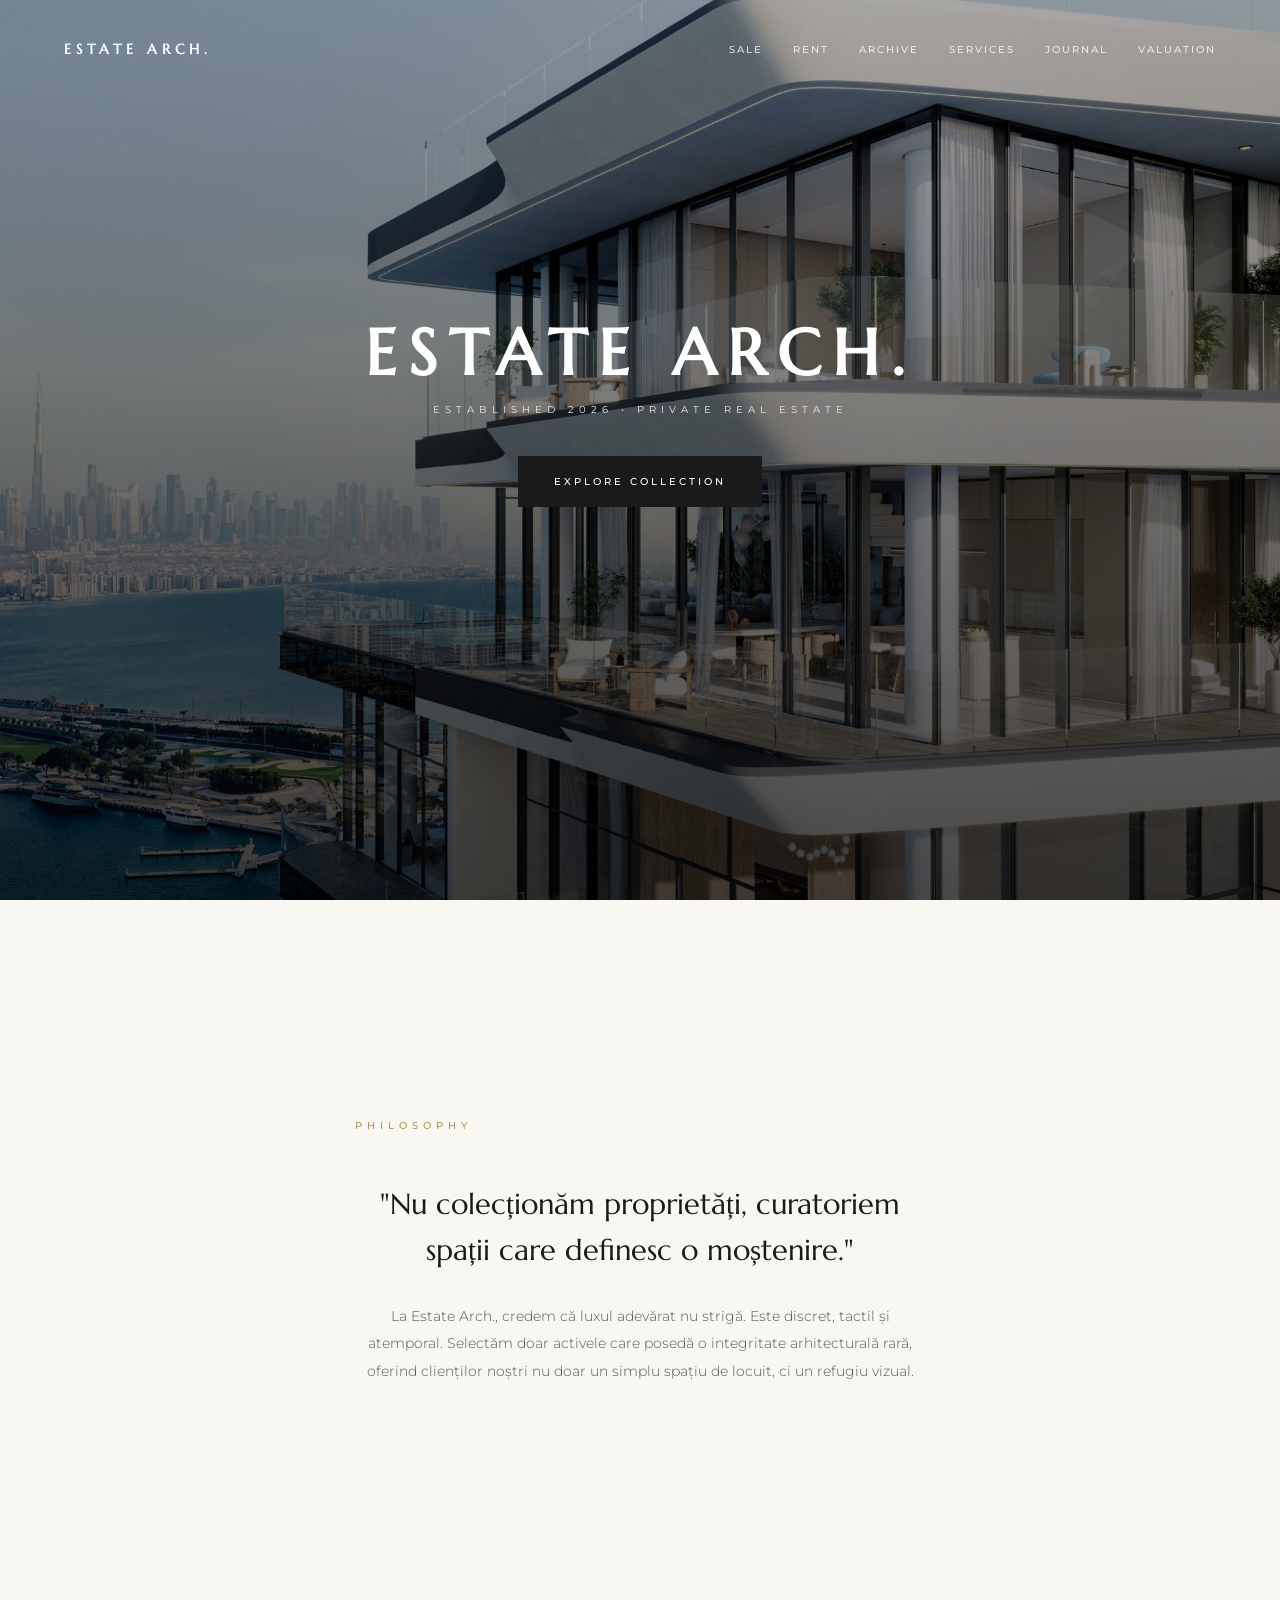
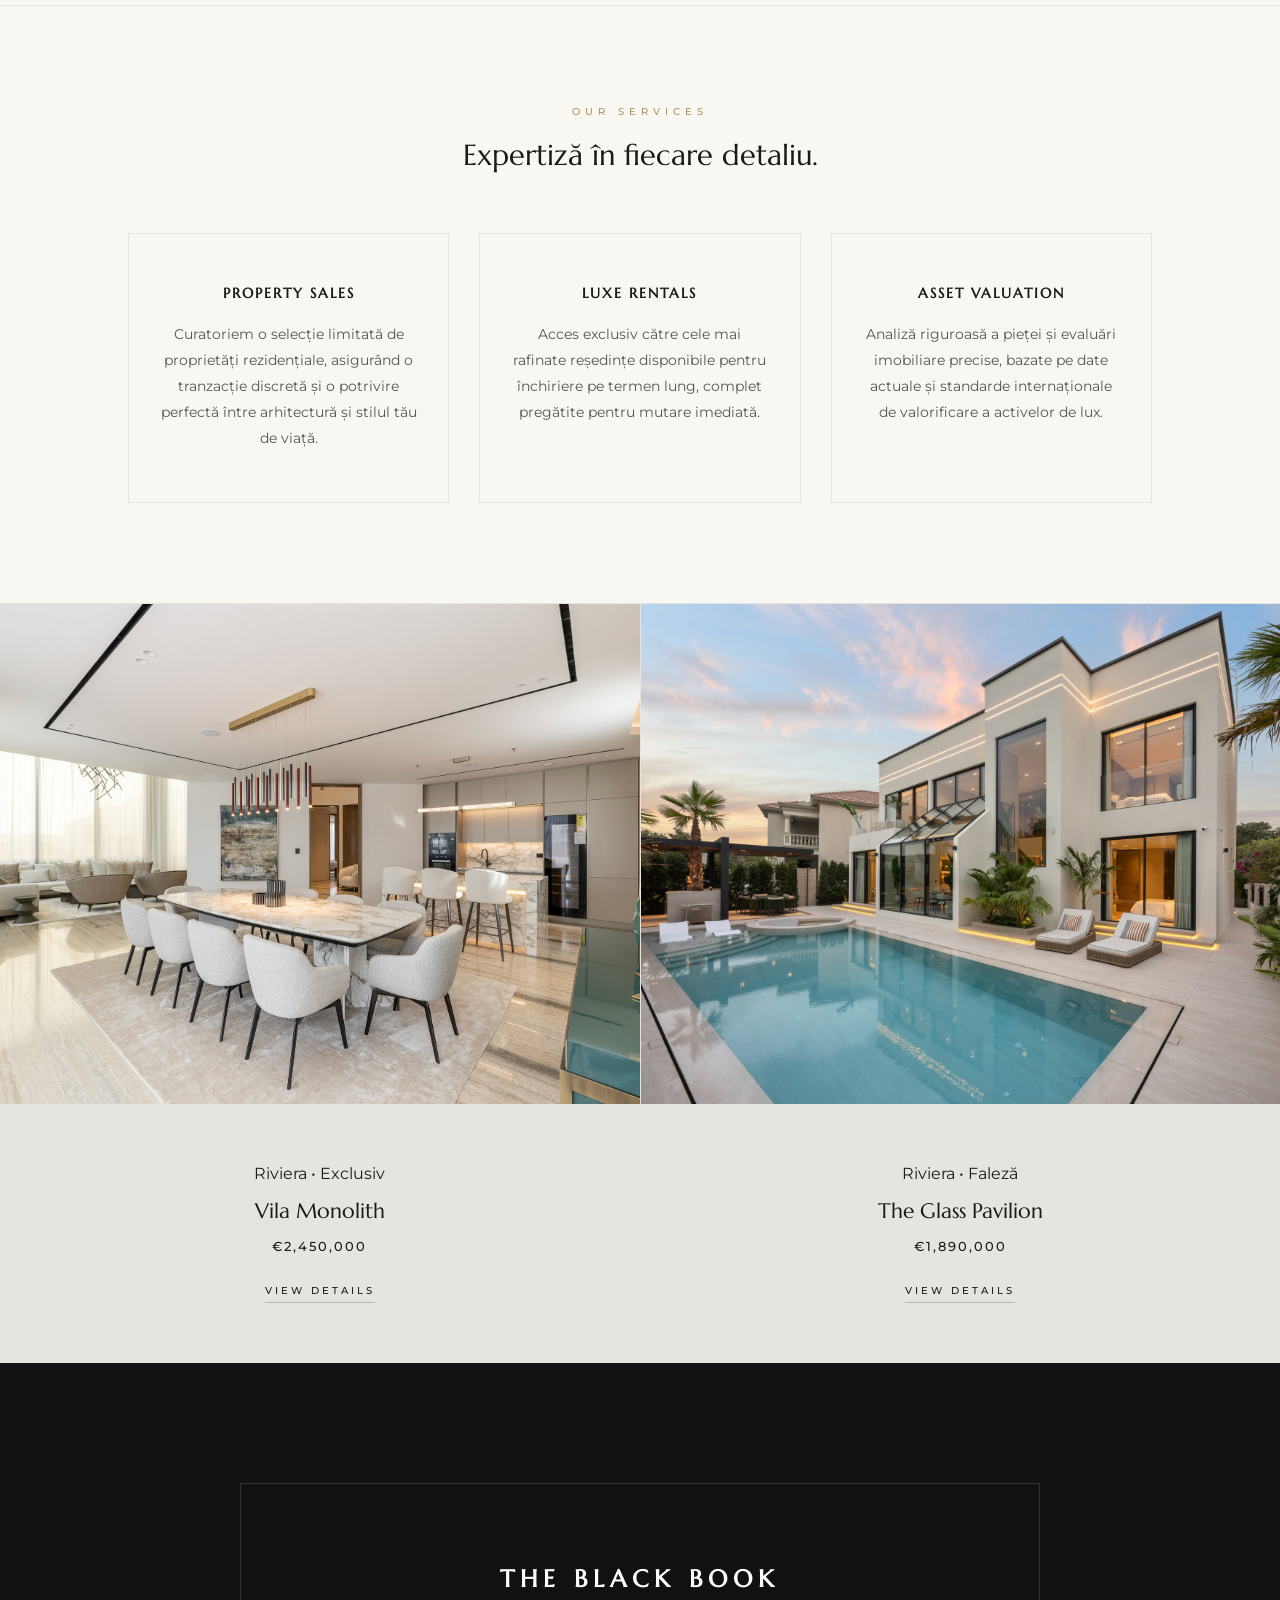
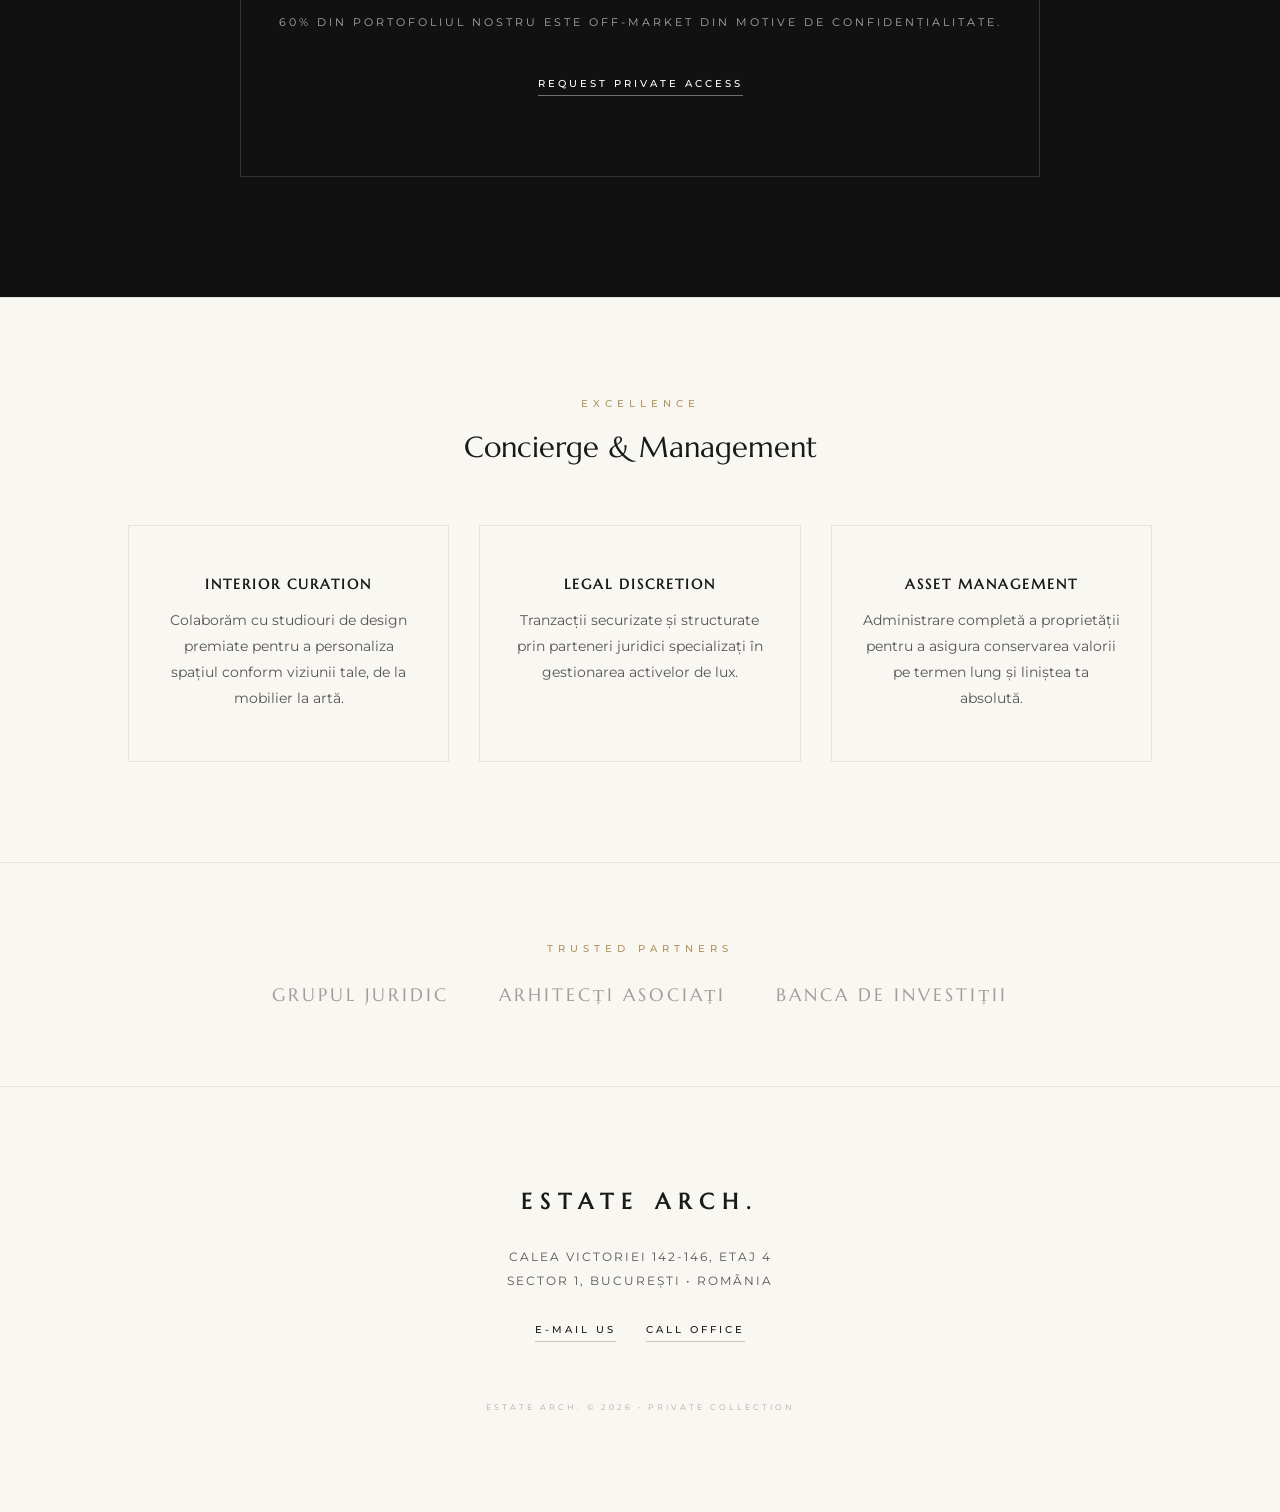
<file: index.html>
<!DOCTYPE html>
<html lang="ro">
<head>
  <meta charset="UTF-8">
  <meta name="viewport" content="width=device-width, initial-scale=1.0">
  <title>ESTATE ARCH. | Established 2026</title>
  <link href="https://fonts.googleapis.com/css2?family=Marcellus&family=Montserrat:wght@200;300;400;500&display=swap" rel="stylesheet">
  <link rel="stylesheet" href="style.css">
</head>
<body>

  <nav class="navbar hero-nav">
    <a href="index.html" class="nav-logo">ESTATE ARCH.</a>
    <div class="nav-links">
      <a href="sale.html">Sale</a>
      <a href="rent.html">Rent</a>
      <a href="archive.html">Archive</a>
      <a href="services.html">Services</a>
      <a href="journal.html">Journal</a>
      <a href="valuation.html">Valuation</a>
    </div>
  </nav>

  <header class="hero" style="display: flex; flex-direction: column; justify-content: center; align-items: center; text-align: center; height: 100vh; position: relative; padding: 0 5%; box-sizing: border-box;">
    <div class="hero-overlay"></div>
    
    <div class="hero-content" style="position: relative; z-index: 2; width: 100%; transform: translateY(-40px);">
        <h1 class="hero-brand" style="margin-bottom: 10px;">ESTATE ARCH.</h1>
        <p class="hero-slogan" style="margin-bottom: 0;">Established 2026 • Private Real Estate</p>
        <a href="sale.html" class="btn-solid" style="margin-top: 40px; display: inline-block;">Explore Collection</a>
    </div>
  </header>

  <section class="philosophy-section" style="display: flex; justify-content: center; align-items: center; text-align: center; padding: 120px 5%;">
    <div class="philosophy-content" style="max-width: 800px; margin: 0 auto;">
        <span class="section-subtitle" style="display: block; margin-bottom: 20px;">Philosophy</span>
        <h2 class="philosophy-title" style="margin-bottom: 30px;">
            "Nu colecționăm proprietăți, curatoriem spații care definesc o moștenire."
        </h2>
        <p class="philosophy-text">
            La Estate Arch., credem că luxul adevărat nu strigă. Este discret, tactil și atemporal. Selectăm doar activele care posedă o integritate arhitecturală rară, oferind clienților noștri nu doar un simplu spațiu de locuit, ci un refugiu vizual.
        </p>
    </div>
  </section>

  <section class="services-section">
    <div class="services-header">
      <span class="section-subtitle">Our Services</span>
      <h2 class="services-main-title">Expertiză în fiecare detaliu.</h2>
    </div>
    <div class="services-grid">
      <div class="service-item">
        <h3>Property Sales</h3>
        <p>Curatoriem o selecție limitată de proprietăți rezidențiale, asigurând o tranzacție discretă și o potrivire perfectă între arhitectură și stilul tău de viață.</p>
      </div>
      <div class="service-item">
        <h3>Luxe Rentals</h3>
        <p>Acces exclusiv către cele mai rafinate reședințe disponibile pentru închiriere pe termen lung, complet pregătite pentru mutare imediată.</p>
      </div>
      <div class="service-item">
        <h3>Asset Valuation</h3>
        <p>Analiză riguroasă a pieței și evaluări imobiliare precise, bazate pe date actuale și standarde internaționale de valorificare a activelor de lux.</p>
      </div>
    </div>
  </section>

  <section class="property-grid">
    <article class="property-item">
      <div class="prop-image-container">
        <div class="prop-image" style="background-image: url('img/Vila Monolith/3.png');"></div>
      </div>
      <div class="prop-content">
        <span class="prop-city">Riviera • Exclusiv</span>
        <h2 class="prop-name">Vila Monolith</h2>
        <span class="prop-price">€2,450,000</span>
        <a href="sale.html" class="btn-minimal">View Details</a>
      </div>
    </article>
    
    <article class="property-item">
      <div class="prop-image-container">
        <div class="prop-image" style="background-image: url('img/Glass Pavilion/1.png');"></div>
      </div>
      <div class="prop-content">
        <span class="prop-city">Riviera • Faleză</span>
        <h2 class="prop-name">The Glass Pavilion</h2>
        <span class="prop-price">€1,890,000</span>
        <a href="sale.html" class="btn-minimal">View Details</a>
      </div>
    </article>
  </section>

  <section class="black-book">
    <div class="black-book-inner">
        <h2>The Black Book</h2>
        <p>60% din portofoliul nostru este Off-Market din motive de confidențialitate.</p>
        <a href="mailto:office@estatearch.com" class="btn-minimal black-book-btn">Request Private Access</a>
    </div>
  </section>

  <section class="concierge-section">
    <div class="services-header">
        <span class="section-subtitle">Excellence</span>
        <h2 class="services-main-title">Concierge & Management</h2>
    </div>
    <div class="concierge-grid">
        <div class="concierge-item">
            <h4>Interior Curation</h4>
            <p>Colaborăm cu studiouri de design premiate pentru a personaliza spațiul conform viziunii tale, de la mobilier la artă.</p>
        </div>
        <div class="concierge-item">
            <h4>Legal Discretion</h4>
            <p>Tranzacții securizate și structurate prin parteneri juridici specializați în gestionarea activelor de lux.</p>
        </div>
        <div class="concierge-item">
            <h4>Asset Management</h4>
            <p>Administrare completă a proprietății pentru a asigura conservarea valorii pe termen lung și liniștea ta absolută.</p>
        </div>
    </div>
  </section>

  <section class="trust-badges">
    <span class="section-subtitle">Trusted Partners</span>
    <div class="trust-logos">
        <span>Grupul Juridic</span>
        <span>Arhitecți Asociați</span>
        <span>Banca de Investiții</span>
    </div>
  </section>
  

  <footer id="contact" class="footer-contact">
     <h2 class="footer-logo">Estate Arch.</h2>
     <div class="contact-address">
        Calea Victoriei 142-146, Etaj 4<br>
        Sector 1, București • România
     </div>
     <div class="contact-actions">
        <a href="mailto:office@estatearch.com" class="btn-minimal">E-mail Us</a>
        <a href="tel:+40722000000" class="btn-minimal">Call Office</a>
     </div>
     <p class="copyright">Estate Arch. &copy; 2026 • Private Collection</p>
  </footer>

</body>
</html>
</file>
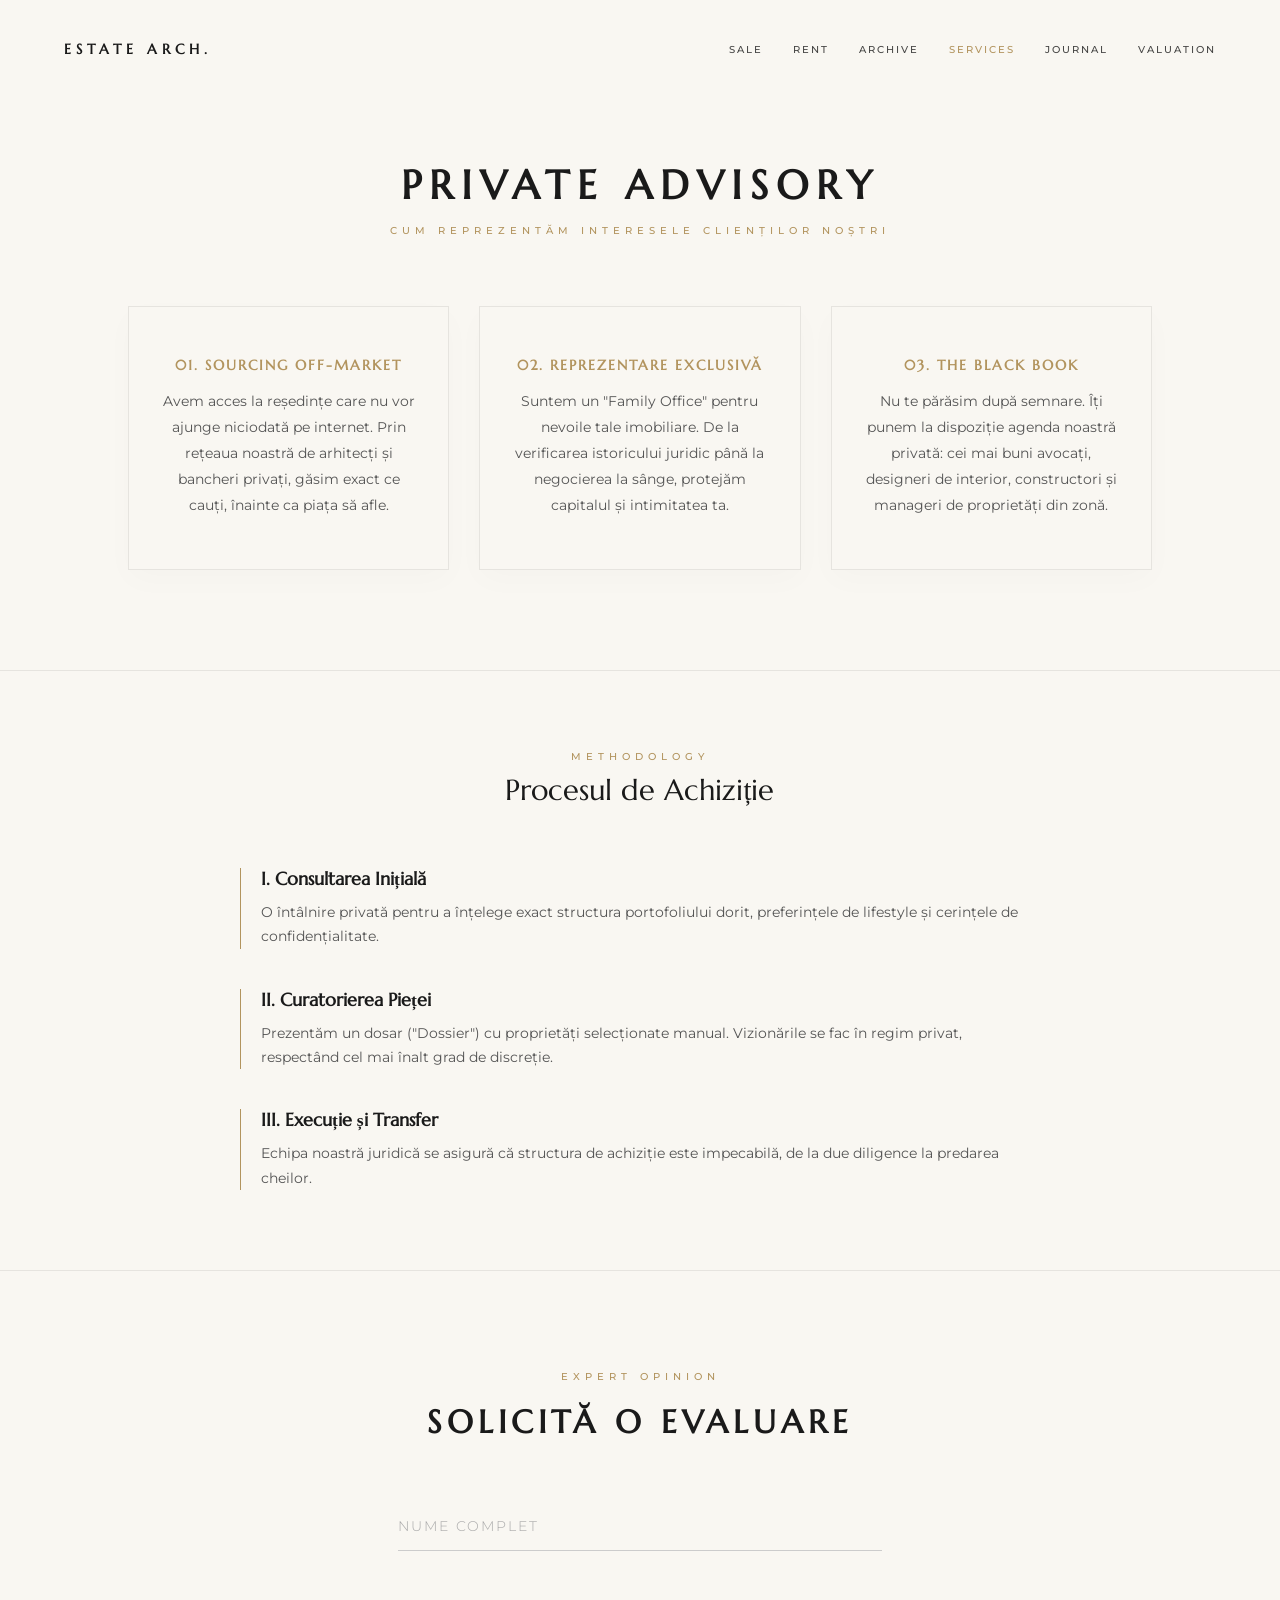
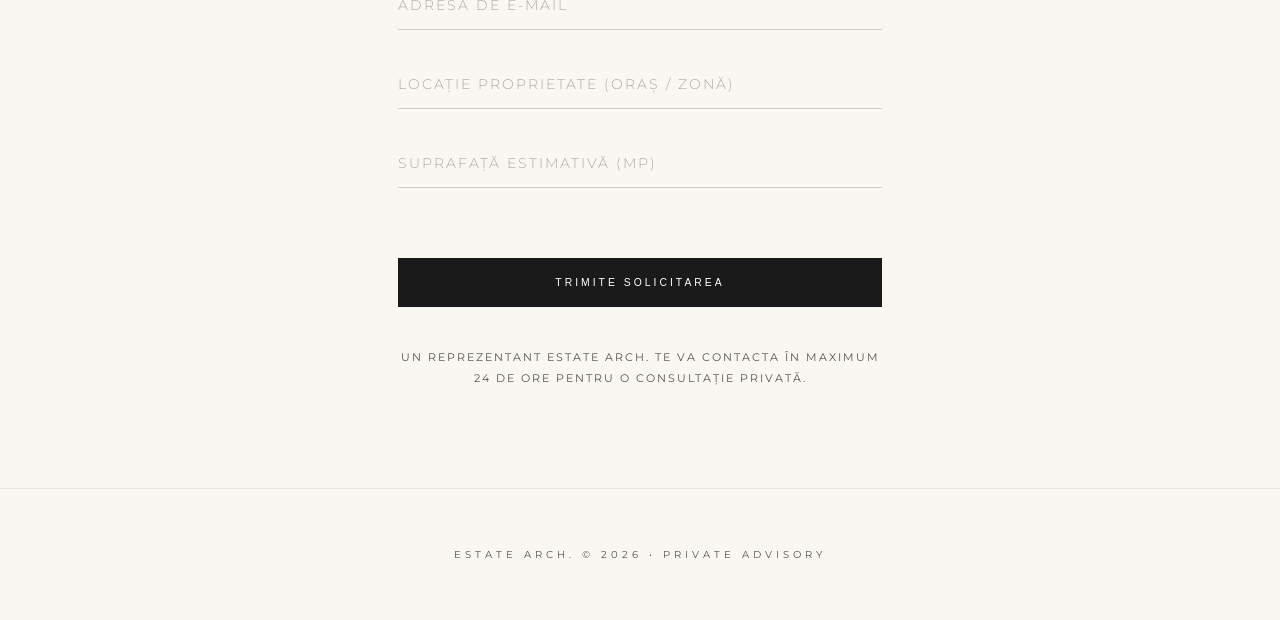
<file: services.html>
<!DOCTYPE html>
<html lang="ro">
<head>
  <meta charset="UTF-8">
  <meta name="viewport" content="width=device-width, initial-scale=1.0">
  <title>SERVICES | ESTATE ARCH.</title>
  <link href="https://fonts.googleapis.com/css2?family=Marcellus&family=Montserrat:wght@200;300;400;500&display=swap" rel="stylesheet">
  <link rel="stylesheet" href="style.css">
</head>
<body>
  <nav class="navbar" style="position: absolute; top: 0; width: 100%; z-index: 100;">
    <a href="index.html" class="nav-logo">ESTATE ARCH.</a>
    <div class="nav-links">
      <a href="sale.html">Sale</a>
      <a href="rent.html">Rent</a>
      <a href="archive.html">Archive</a>
      <a href="services.html" style="color: var(--gold-accent); opacity: 1;">Services</a>
      <a href="journal.html">Journal</a>
      <a href="valuation.html">Valuation</a>
    </div>
  </nav>

  <header style="padding: 160px 10% 60px; text-align: center;">
    <h1 style="font-family: 'Marcellus', serif; font-size: clamp(1.8rem, 4vw, 2.5rem); letter-spacing: 8px; text-transform: uppercase;">Private Advisory</h1>
    <p class="section-subtitle" style="margin-top: 15px;">Cum reprezentăm interesele clienților noștri</p>
  </header>

  <section class="concierge-section" style="background: transparent; border-top: none; padding-top: 0;">
    <div class="concierge-grid">
      <div class="concierge-item" style="box-shadow: 0 10px 30px rgba(0,0,0,0.02);">
        <h4 style="color: var(--gold-accent);">01. Sourcing Off-Market</h4>
        <p>Avem acces la reședințe care nu vor ajunge niciodată pe internet. Prin rețeaua noastră de arhitecți și bancheri privați, găsim exact ce cauți, înainte ca piața să afle.</p>
      </div>
      <div class="concierge-item" style="box-shadow: 0 10px 30px rgba(0,0,0,0.02);">
        <h4 style="color: var(--gold-accent);">02. Reprezentare Exclusivă</h4>
        <p>Suntem un "Family Office" pentru nevoile tale imobiliare. De la verificarea istoricului juridic până la negocierea la sânge, protejăm capitalul și intimitatea ta.</p>
      </div>
      <div class="concierge-item" style="box-shadow: 0 10px 30px rgba(0,0,0,0.02);">
        <h4 style="color: var(--gold-accent);">03. The Black Book</h4>
        <p>Nu te părăsim după semnare. Îți punem la dispoziție agenda noastră privată: cei mai buni avocați, designeri de interior, constructori și manageri de proprietăți din zonă.</p>
      </div>
    </div>
  </section>

  <section style="padding: 80px 10%; background: transparent; border-top: 1px solid var(--line-color);">
      <div style="text-align: center; margin-bottom: 60px;">
          <span class="section-subtitle">Methodology</span>
          <h2 style="font-family: 'Marcellus', serif; font-size: 1.8rem; font-weight: 400; margin-top: 10px;">Procesul de Achiziție</h2>
      </div>
      <div style="max-width: 800px; margin: 0 auto;">
          <div style="padding-left: 20px; border-left: 1px solid var(--gold-accent); margin-bottom: 40px;">
              <h4 style="font-family: 'Marcellus', serif; font-size: 1.1rem; margin-bottom: 10px;">I. Consultarea Inițială</h4>
              <p style="font-size: 0.85rem; color: var(--text-muted); line-height: 1.8;">O întâlnire privată pentru a înțelege exact structura portofoliului dorit, preferințele de lifestyle și cerințele de confidențialitate.</p>
          </div>
          <div style="padding-left: 20px; border-left: 1px solid var(--gold-accent); margin-bottom: 40px;">
              <h4 style="font-family: 'Marcellus', serif; font-size: 1.1rem; margin-bottom: 10px;">II. Curatorierea Pieței</h4>
              <p style="font-size: 0.85rem; color: var(--text-muted); line-height: 1.8;">Prezentăm un dosar ("Dossier") cu proprietăți selecționate manual. Vizionările se fac în regim privat, respectând cel mai înalt grad de discreție.</p>
          </div>
          <div style="padding-left: 20px; border-left: 1px solid var(--gold-accent);">
              <h4 style="font-family: 'Marcellus', serif; font-size: 1.1rem; margin-bottom: 10px;">III. Execuție și Transfer</h4>
              <p style="font-size: 0.85rem; color: var(--text-muted); line-height: 1.8;">Echipa noastră juridică se asigură că structura de achiziție este impecabilă, de la due diligence la predarea cheilor.</p>
          </div>
      </div>
  </section>

  <section id="valuation" style="background: transparent; padding: 100px 5%; border-top: 1px solid var(--line-color);">
      <div class="valuation-container" style="margin: 0 auto;">
        <span class="section-subtitle">Expert Opinion</span>
        <h2 style="font-family: 'Marcellus', serif; font-size: 2rem; margin: 20px 0 60px; letter-spacing: 5px;">SOLICITĂ O EVALUARE</h2>
        
        <form action="#">
          <input type="text" class="val-input" placeholder="Nume Complet" required>
          <input type="email" class="val-input" placeholder="Adresa de E-mail" required>
          <input type="text" class="val-input" placeholder="Locație Proprietate (Oraș / Zonă)" required>
          <input type="text" class="val-input" placeholder="Suprafață Estimativă (MP)">
          
          <div style="margin-top: 40px;">
            <button type="submit" class="btn-solid" style="width: 100%;">Trimite Solicitarea</button>
          </div>
        </form>
        
        <p style="font-size: 0.7rem; color: var(--text-muted); margin-top: 40px; letter-spacing: 2px; text-transform: uppercase; line-height: 1.8;">
          Un reprezentant Estate Arch. te va contacta în maximum 24 de ore pentru o consultație privată.
        </p>
      </div>
  </section>

  <footer style="padding: 60px 5%; text-align: center; font-size: 0.6rem; letter-spacing: 4px; color: var(--text-muted); text-transform: uppercase; border-top: 1px solid var(--line-color);">
    Estate Arch. &copy; 2026 • Private Advisory
  </footer>
</body>
</html>
</file>
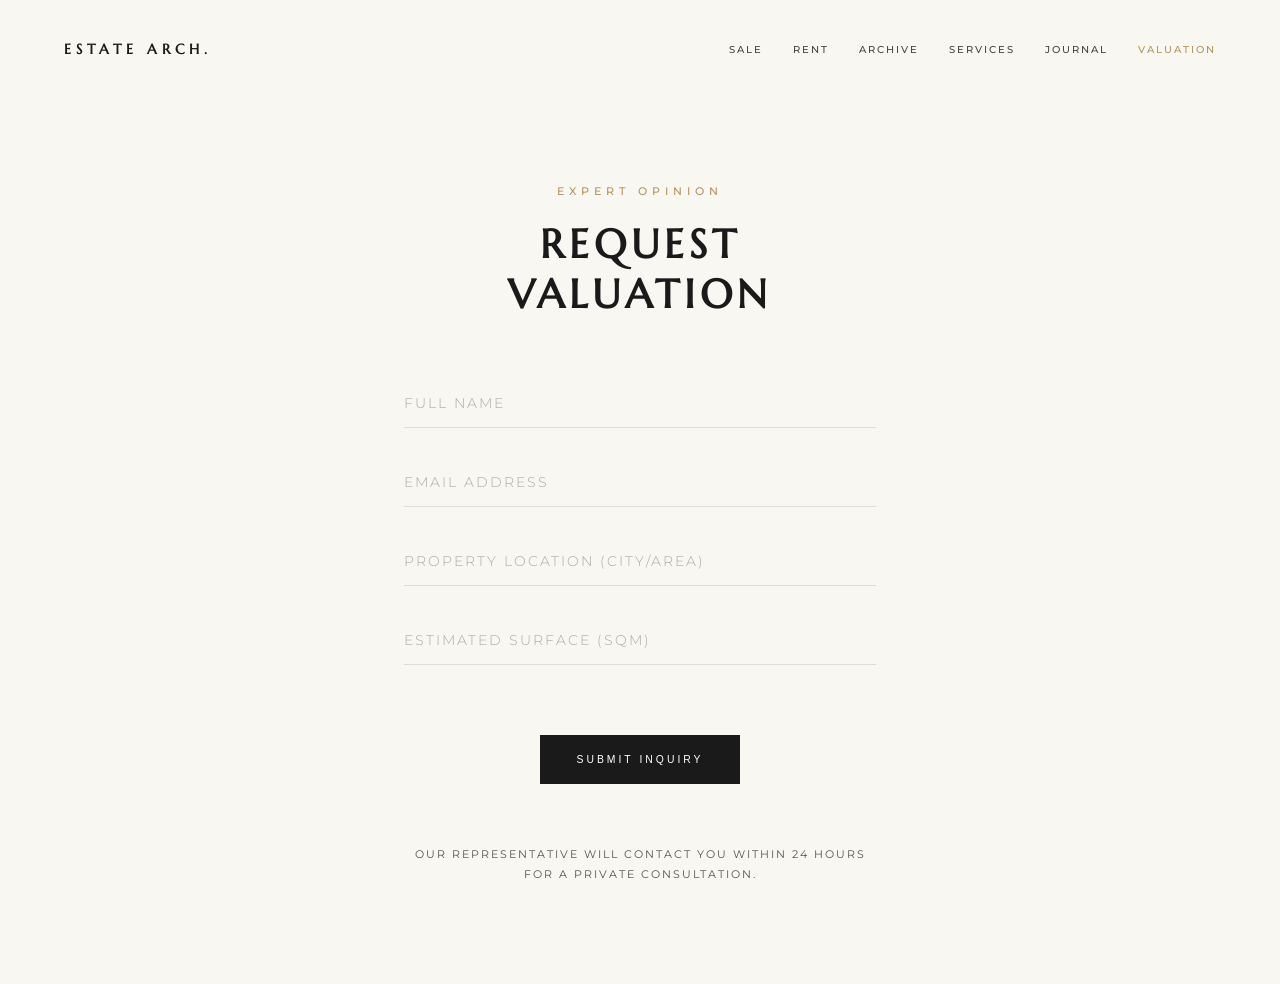
<file: valuation.html>
<!DOCTYPE html>
<html lang="ro">
<head>
  <meta charset="UTF-8">
  <meta name="viewport" content="width=device-width, initial-scale=1.0">
  <title>ASSET VALUATION | ESTATE ARCH.</title>
  <link href="https://fonts.googleapis.com/css2?family=Marcellus&family=Montserrat:wght@200;300;400;500&display=swap" rel="stylesheet">
  <link rel="stylesheet" href="style.css">
  <style>
    .valuation-container {
      max-width: 600px;
      margin: 180px auto 100px;
      padding: 0 5%;
      text-align: center;
    }
    .val-input {
      width: 100%;
      background: transparent;
      border: none;
      border-bottom: 1px solid #ddd;
      padding: 15px 0;
      margin-bottom: 30px;
      font-family: 'Montserrat', sans-serif;
      font-size: 0.9rem;
      font-weight: 500;
      letter-spacing: 2px;
      text-transform: uppercase;
      color: var(--text-dark);
      outline: none;
      transition: border-color 0.8s;
    }
    .val-input:focus { border-bottom-color: var(--gold-accent); }
    ::placeholder { color: #aaa; font-weight: 300; }
  </style>
</head>
<body>

  <nav class="navbar" style="position: absolute; top: 0; width: 100%; z-index: 100;">
    <a href="index.html" class="nav-logo">ESTATE ARCH.</a>
    <div class="nav-links">
      <a href="sale.html">Sale</a>
      <a href="rent.html">Rent</a>
      <a href="archive.html">Archive</a>
      <a href="services.html">Services</a>
      <a href="journal.html">Journal</a>
      <a href="valuation.html" style="color: var(--gold-accent); opacity: 1;">Valuation</a>
    </div>
  </nav>

  <div class="valuation-container">
    <span style="font-size: 0.7rem; letter-spacing: 5px; color: var(--gold-accent); text-transform: uppercase; font-weight: 500;">Expert Opinion</span>
    <h1 style="font-family: 'Marcellus', serif; font-size: clamp(1.8rem, 4vw, 2.5rem); margin: 20px 0 60px; letter-spacing: 5px;">REQUEST VALUATION</h1>
    
    <form action="#">
      <input type="text" class="val-input" placeholder="Full Name" required>
      <input type="email" class="val-input" placeholder="Email Address" required>
      <input type="text" class="val-input" placeholder="Property Location (City/Area)" required>
      <input type="text" class="val-input" placeholder="Estimated Surface (sqm)">
      
      <div style="margin-top: 40px;">
        <button type="submit" class="btn-solid" style="cursor: pointer;">Submit Inquiry</button>
      </div>
    </form>
    
    <p style="font-size: 0.7rem; color: var(--text-muted); margin-top: 60px; letter-spacing: 2px; text-transform: uppercase; line-height: 1.8;">
      Our representative will contact you within 24 hours for a private consultation.
    </p>
  </div>

</body>
</html>
</file>
<file: style.css>
:root {
  --bg-light: #f9f7f2;          
  --bg-card: #f2efe9; 
  --text-dark: #1a1a1a; 
  --text-muted: #555555; 
  --gold-accent: #b2945e;   
  --line-color: rgba(0, 0, 0, 0.08);
}

/* ========================================================
   RESET & BASE
======================================================== */
* { margin: 0; padding: 0; box-sizing: border-box; text-decoration: none !important; }

html, body { 
    width: 100%; 
    overflow-x: hidden; 
    background-color: var(--bg-light); 
    font-family: 'Montserrat', sans-serif; 
    color: var(--text-dark); 
    -webkit-font-smoothing: antialiased; 
    scroll-behavior: smooth; 
}

/* ========================================================
   NAVBAR
======================================================== */
.navbar { position: absolute; top: 0; width: 100%; padding: 40px 5%; display: flex; justify-content: space-between; align-items: center; z-index: 100; transition: background 0.3s; }
.nav-logo { font-family: 'Marcellus', serif; font-size: 0.9rem; letter-spacing: 5px; color: var(--text-dark); text-transform: uppercase; font-weight: 600; }
.nav-links { display: flex; align-items: center; }
.nav-links a { font-size: 0.6rem; text-transform: uppercase; letter-spacing: 2px; color: var(--text-dark); margin-left: 30px; opacity: 0.8; transition: 0.4s ease; font-weight: 500; }
.nav-links a:hover { opacity: 1; color: var(--gold-accent); }

/* Transparent Navbar for Dark Hero Images */
.hero-nav .nav-logo, .hero-nav .nav-links a { color: #fff; }
.hero-nav .nav-links a:hover { color: var(--gold-accent); }

/* ========================================================
   HEADERS & HERO SECTION
======================================================== */
.hero { 
    position: relative;
    height: 100vh; 
    background-image: url('img/1.png');
    background-size: cover;
    background-position: center;
    display: flex; 
    flex-direction: column; 
    justify-content: center; 
    align-items: center; 
    text-align: center; 
    padding: 0 10%; 
}
.hero-overlay { position: absolute; top: 0; left: 0; width: 100%; height: 100%; background: linear-gradient(to bottom, rgba(0,0,0,0.3), rgba(0,0,0,0.7)); z-index: 1; }
.hero-content { position: relative; z-index: 2; transform: translateY(-40px); width: 100%; }
.hero-brand { font-family: 'Marcellus', serif; color: #fff; font-size: clamp(2rem, 8vw, 4rem); letter-spacing: 12px; text-transform: uppercase; margin-bottom: 20px; }
.hero-slogan { font-size: 0.65rem; letter-spacing: 5px; text-transform: uppercase; color: #eaeaea; margin-bottom: 0; }

.page-header {
    padding: 180px 10% 60px;
    text-align: center;
    background: transparent;
}

/* ========================================================
   CONTENT SECTIONS (Philosophy, Journal, Services)
======================================================== */
.philosophy-section { display: grid; grid-template-columns: 1fr 1fr; background: transparent; border-bottom: 1px solid var(--line-color); }
.philosophy-image { background-size: cover; background-position: center; min-height: 600px; }
.philosophy-content { padding: 100px 10%; display: flex; flex-direction: column; justify-content: center; align-items: flex-start; max-width: 800px; margin: 0 auto; }
.philosophy-title { font-family: 'Marcellus', serif; font-size: clamp(1.2rem, 3vw, 1.8rem); margin: 30px 0; font-weight: 400; line-height: 1.6; }
.philosophy-text { font-size: 0.9rem; color: var(--text-muted); line-height: 1.9; font-weight: 300; }

.services-section { padding: 100px 10%; background: transparent; border-bottom: 1px solid var(--line-color); }
.services-header { text-align: center; margin-bottom: 60px; }
.services-main-title { font-family: 'Marcellus', serif; font-size: 1.8rem; margin-top: 20px; font-weight: 400; }
.services-grid { display: grid; grid-template-columns: repeat(3, 1fr); gap: 30px; }
.service-item { background: transparent; padding: 50px 30px; text-align: center; transition: transform 0.5s ease; border: 1px solid var(--line-color); }
.service-item:hover { transform: translateY(-5px); border-color: var(--gold-accent); }
.service-item h3 { font-family: 'Marcellus', serif; font-size: 0.9rem; letter-spacing: 2px; margin-bottom: 20px; text-transform: uppercase; }
.service-item p { font-size: 0.9rem; color: var(--text-muted); line-height: 1.8; }

.black-book { padding: 120px 10%; background: #111; color: #fff; text-align: center; display: flex; justify-content: center; }
.black-book-inner { border: 1px solid rgba(255,255,255,0.15); padding: 80px 20px; width: 100%; max-width: 800px; }
.black-book h2 { font-family: 'Marcellus', serif; font-size: 1.5rem; letter-spacing: 6px; text-transform: uppercase; margin-bottom: 20px; }
.black-book p { font-size: 0.7rem; letter-spacing: 3px; color: #aaa; text-transform: uppercase; margin-bottom: 40px; line-height: 1.6; }
.black-book-btn { color: #fff !important; border-bottom-color: rgba(255,255,255,0.4) !important; }

.concierge-section { padding: 100px 10%; background: transparent; border-top: 1px solid var(--line-color); }
.concierge-grid { display: grid; grid-template-columns: repeat(3, 1fr); gap: 30px; text-align: center; }
.concierge-item { background: transparent; padding: 50px 30px; border: 1px solid var(--line-color); }
.concierge-item h4 { font-family: 'Marcellus', serif; font-size: 0.85rem; letter-spacing: 2px; text-transform: uppercase; margin-bottom: 15px; }
.concierge-item p { font-size: 0.9rem; color: var(--text-muted); line-height: 1.8; }

.trust-badges { padding: 80px 10%; background: transparent; text-align: center; border-top: 1px solid var(--line-color); }
.trust-logos { display: flex; justify-content: center; align-items: center; gap: 50px; margin-top: 30px; opacity: 0.4; }
.trust-logos span { font-family: 'Marcellus', serif; font-size: 1.1rem; text-transform: uppercase; letter-spacing: 3px; }

/* ========================================================
   PROPERTY GRID
======================================================== */
.property-grid { display: grid; grid-template-columns: 1fr 1fr; background-color: var(--line-color); gap: 1px; }
.property-item { background: transparent; overflow: hidden; position: relative; }
.prop-image-container { width: 100%; height: 500px; overflow: hidden; position: relative; }
.prop-image { width: 100%; height: 100%; background-size: cover; background-position: center; transition: 2.5s cubic-bezier(0.15, 0, 0.15, 1); }
.property-item:hover .prop-image { transform: scale(1.05); }
.prop-content { padding: 60px 10%; text-align: center; background: transparent; }
.prop-name { font-family: 'Marcellus', serif; font-size: 1.3rem; margin: 15px 0; font-weight: 400; }
.prop-price { font-size: 0.8rem; letter-spacing: 2px; color: var(--text-dark); margin-bottom: 25px; display: block; font-weight: 500; }

.prop-specs-inline { display: flex; justify-content: center; gap: 15px; margin-top: 15px; font-size: 0.75rem; font-weight: 500; letter-spacing: 1px; color: var(--text-muted); text-transform: uppercase; }

.sold-overlay { position: absolute; top: 20px; right: 20px; background: #fff; color: #000; padding: 5px 15px; font-size: 0.6rem; letter-spacing: 2px; text-transform: uppercase; font-weight: 600; z-index: 5; }
.property-item.sold { filter: grayscale(1); opacity: 0.8; transition: 0.5s ease; }
.property-item.sold:hover { filter: grayscale(0); opacity: 1; }

/* ========================================================
   VALUATION FORM
======================================================== */
.valuation-container { max-width: 600px; margin: 180px auto 100px; padding: 0 5%; text-align: center; background: transparent; }
.val-input { width: 100%; background: transparent; border: none; border-bottom: 1px solid #ccc; padding: 15px 0; margin-bottom: 30px; font-family: 'Montserrat', sans-serif; font-size: 0.9rem; font-weight: 500; letter-spacing: 2px; text-transform: uppercase; color: var(--text-dark); outline: none; transition: border-color 0.8s; }
.val-input:focus { border-bottom-color: var(--gold-accent); }
.val-input::placeholder { color: #aaa; font-weight: 300; }

/* ========================================================
   FOOTER (UNIFORM)
======================================================== */
.footer-contact { padding: 100px 10%; text-align: center; background: transparent; border-top: 1px solid var(--line-color); }
.footer-logo { font-family: 'Marcellus', serif; font-size: 1.4rem; letter-spacing: 8px; text-transform: uppercase; }
.contact-address { font-size: 0.75rem; letter-spacing: 2px; color: var(--text-muted); text-transform: uppercase; line-height: 2; margin: 30px 0; }
.contact-actions { display: flex; justify-content: center; gap: 30px; }
.copyright { margin-top: 60px; font-size: 0.5rem; letter-spacing: 3px; color: #aaa; text-transform: uppercase; }

/* ========================================================
   UI HELPERS & BUTTONS
======================================================== */
.section-subtitle { font-size: 0.6rem; letter-spacing: 5px; color: var(--gold-accent); text-transform: uppercase; font-weight: 500; display: block; margin-bottom: 10px; }

.btn-minimal { font-size: 0.65rem; font-weight: 500; text-transform: uppercase; letter-spacing: 3px; color: var(--text-dark); padding-bottom: 5px; border-bottom: 1px solid rgba(0,0,0,0.2); display: inline-block; transition: 0.5s ease; cursor: pointer; }
.btn-minimal:hover { letter-spacing: 4px; color: var(--gold-accent); border-bottom-color: var(--gold-accent); }

.btn-solid { background: var(--text-dark); color: #fff; font-size: 0.65rem; font-weight: 500; text-transform: uppercase; letter-spacing: 3px; padding: 18px 35px; display: inline-block; transition: background 0.4s ease; border: 1px solid var(--text-dark); cursor: pointer; }
.btn-solid:hover { background: var(--gold-accent); border-color: var(--gold-accent); color: #fff; }

/* ========================================================
   MODALS & LIGHTBOX
======================================================== */
.modal-trigger { cursor: pointer; }

.gallery-overlay {
    position: absolute; top: 50%; left: 50%; transform: translate(-50%, -50%);
    color: #fff; font-size: 0.75rem; font-weight: 500; letter-spacing: 4px;
    text-transform: uppercase; background: rgba(0,0,0,0.7); padding: 15px 30px;
    border: 1px solid var(--gold-accent); opacity: 0; transition: opacity 0.4s ease;
    pointer-events: none; z-index: 10;
}
.prop-image-container:hover .gallery-overlay { opacity: 1; }

.modal {
    display: none; position: fixed; z-index: 1000; padding-top: 5vh; left: 0; top: 0; 
    width: 100%; height: 100%; background-color: rgba(0,0,0,0.95); backdrop-filter: blur(8px);
}
.modal-content {
    position: relative; margin: auto; width: 90%; max-width: 1200px;
    display: flex; justify-content: center; align-items: center; height: 85vh;
}
.modal-content img { max-width: 100%; max-height: 100%; object-fit: contain; animation: fadeEffect 0.6s ease-in-out; }

@keyframes fadeEffect { from { opacity: 0; transform: scale(0.98); } to { opacity: 1; transform: scale(1); } }

.close-modal { position: absolute; top: 30px; right: 50px; color: #fff; font-size: 40px; font-weight: 200; cursor: pointer; transition: color 0.3s; z-index: 1001; }
.close-modal:hover { color: var(--gold-accent); }

.prev, .next {
    cursor: pointer; position: absolute; top: 50%; transform: translateY(-50%); width: auto;
    padding: 20px; color: white; font-weight: 300; font-size: 30px; transition: 0.3s;
    user-select: none; background-color: rgba(0,0,0,0.3);
}
.prev { left: 0; border-radius: 0 4px 4px 0; }
.next { right: 0; border-radius: 4px 0 0 4px; }
.prev:hover, .next:hover { background-color: rgba(0,0,0,0.8); color: var(--gold-accent); }

.about-modal {
    display: none; position: fixed; z-index: 1000; left: 0; top: 0; width: 100%; height: 100%;
    background-color: rgba(0,0,0,0.8); backdrop-filter: blur(5px);
}
.about-modal-content {
    background-color: #111; color: #fff; margin: 8vh auto; padding: 60px 50px;
    border: 1px solid var(--gold-accent); width: 90%; max-width: 650px; max-height: 80vh;
    overflow-y: auto; position: relative; text-align: left;
}
.about-modal-content::-webkit-scrollbar { width: 4px; }
.about-modal-content::-webkit-scrollbar-thumb { background: var(--gold-accent); }

.close-about { position: absolute; top: 20px; right: 30px; color: #fff; font-size: 35px; font-weight: 200; cursor: pointer; transition: color 0.3s; }
.close-about:hover { color: var(--gold-accent); }

.about-specs-grid {
    display: grid; grid-template-columns: 1fr; gap: 15px;
    border-top: 1px solid rgba(255,255,255,0.1); border-bottom: 1px solid rgba(255,255,255,0.1); padding: 20px 0;
}
.about-specs-grid p { font-size: 0.85rem; color: #fff; letter-spacing: 1px; }
.about-specs-grid p strong { color: var(--gold-accent); font-weight: 400; margin-right: 5px; }

/* ========================================================
   RESPONSIVE FIXES (Tablets & Mobile)
======================================================== */
/* ========================================================
   RESPONSIVE FIXES (Tablets & Mobile)
======================================================== */
@media (max-width: 950px) {
  html, body { overflow-x: hidden; position: relative; width: 100%; }

  .navbar { padding: 30px 5%; flex-direction: column; gap: 15px; background: rgba(255,255,255,0.95) !important; border-bottom: 1px solid var(--line-color); }
  .nav-logo, .hero-nav .nav-logo { color: var(--text-dark); margin-bottom: 10px; }
  
  /* Centrarea butoanelor din meniu cand sunt aruncate pe mai multe randuri */
  .nav-links { display: flex; flex-wrap: wrap; justify-content: center; gap: 15px; width: 100%; }
  .nav-links a, .hero-nav .nav-links a { color: var(--text-dark); margin: 0; font-size: 0.6rem; padding: 5px; }

  .hero-brand { font-size: 2.5rem; letter-spacing: 6px; }

  /* =================================================== */
  /* FIX PENTRU A PREVENI SUPRAPUNEREA TEXTULUI PE MOBIL */
  /* =================================================== */
  header:not(.hero) { padding-top: 260px !important; }
  .valuation-container { margin-top: 260px !important; }
  
  .philosophy-section { grid-template-columns: 1fr; border-bottom: 1px solid var(--line-color); }
  .philosophy-image { min-height: 400px; }
  .philosophy-content { padding: 60px 5%; text-align: center; align-items: center; }

  .services-section, .concierge-section, .trust-badges, .footer-contact, .black-book { padding: 80px 5%; }
  
  .services-grid, .property-grid, .concierge-grid { grid-template-columns: 1fr; gap: 30px; }
  
  .prop-image-container { height: 400px; }
  .prop-content { padding: 40px 5%; }

  .trust-logos { flex-direction: column; gap: 30px; }
  .contact-actions { flex-direction: column; gap: 20px; align-items: center; }
  
  .close-modal { top: 15px; right: 20px; font-size: 30px; }
  .prev, .next { font-size: 20px; padding: 15px; }
  
  .about-modal-content { padding: 40px 20px; width: 95%; margin: 10vh auto; }
}
</file>
